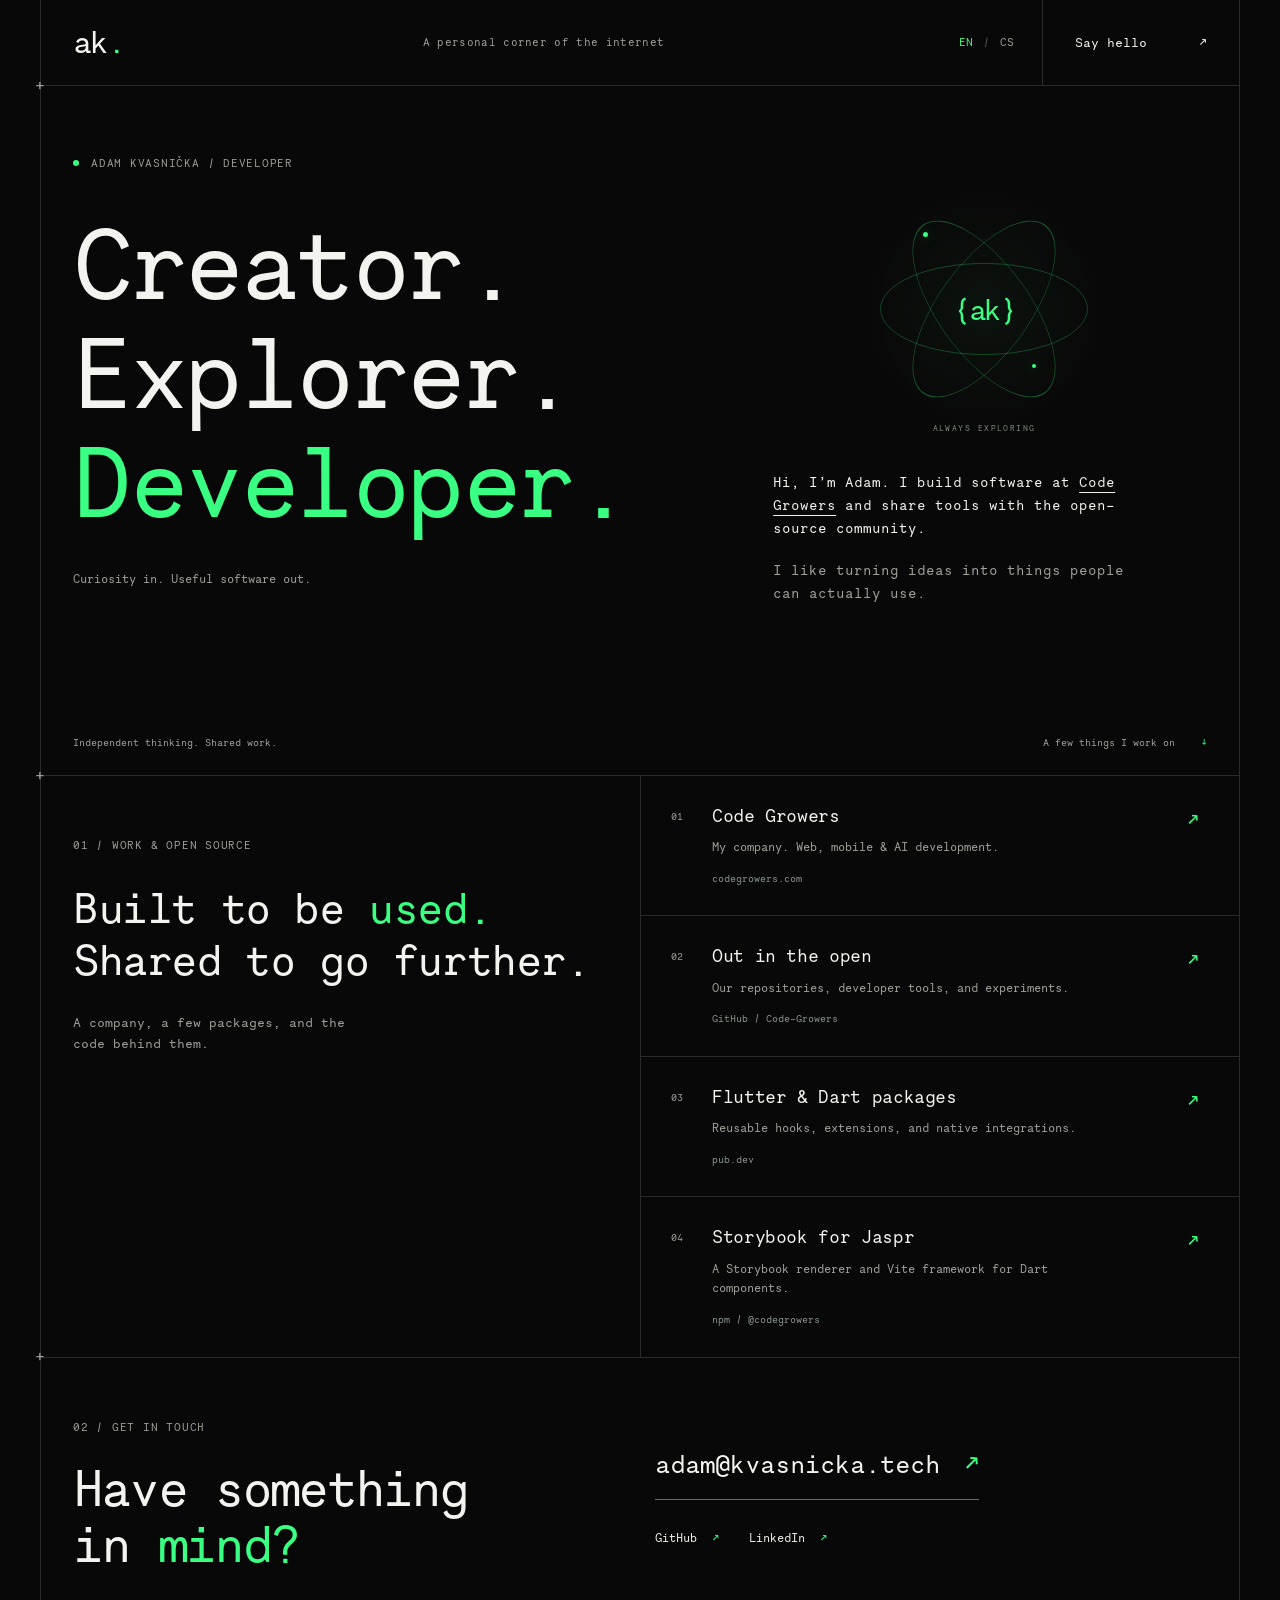
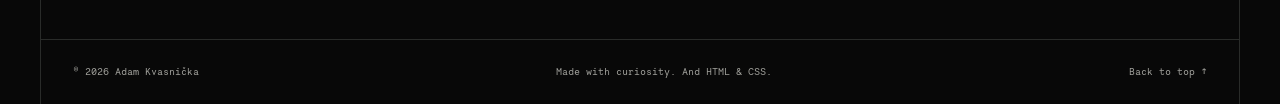
<file: index.html>
<!doctype html>
<html lang="en">
  <head>
    <meta charset="utf-8" />
    <meta name="viewport" content="width=device-width, initial-scale=1" />
    <meta name="theme-color" content="#080808" />
    <title>Adam Kvasnička — Creator, explorer, developer</title>
    <meta
      name="description"
      content="I'm Adam Kvasnička. I build software at Code Growers and share tools for developers. Explore my work and get in touch."
    />
    <link rel="canonical" href="https://kvasnicka.tech/" />
    <link rel="alternate" hreflang="en" href="https://kvasnicka.tech/en/" />
    <link rel="alternate" hreflang="cs" href="https://kvasnicka.tech/cs/" />
    <link rel="alternate" hreflang="x-default" href="https://kvasnicka.tech/" />
    <meta property="og:type" content="website" />
    <meta
      property="og:title"
      content="Adam Kvasnička — Creator, explorer, developer"
    />
    <meta
      property="og:description"
      content="Building software at Code Growers. Sharing tools with the open-source community."
    />
    <meta property="og:url" content="https://kvasnicka.tech/" />
    <link rel="icon" type="image/svg+xml" href="assets/favicon.svg" />
    <link
      rel="preload"
      href="assets/necto-mono.woff2"
      as="font"
      type="font/woff2"
      crossorigin
    />
    <link rel="stylesheet" href="styles.css" />
  </head>
  <body>
    <a class="skip-link" href="#main">Skip to content</a>
    <div class="frame">
      <header class="header">
        <a class="wordmark" href="./" aria-label="Adam Kvasnička home"
          >ak<span class="accent">.</span></a
        >
        <span class="header-note">A personal corner of the internet</span>
        <nav class="languages" aria-label="Language">
          <a href="en/" lang="en" hreflang="en" aria-current="page">EN</a
          ><span aria-hidden="true">/</span
          ><a href="cs/" lang="cs" hreflang="cs">CS</a>
        </nav>
        <a class="header-contact" href="mailto:adam@kvasnicka.tech"
          >Say hello <span aria-hidden="true">↗</span></a
        >
      </header>

      <main id="main">
        <section class="hero" aria-labelledby="intro">
          <div class="hero-heading">
            <p class="eyebrow">
              <span class="status-dot" aria-hidden="true"></span> Adam Kvasnička
              / Developer
            </p>
            <h1 id="intro">
              Creator.<br />Explorer.<br /><span class="accent"
                >Developer.</span
              >
            </h1>
            <p class="hero-caption">Curiosity in. Useful software out.</p>
          </div>
          <div class="hero-aside">
            <div class="orbit" aria-hidden="true">
              <span class="orbit-ring ring-one"></span
              ><span class="orbit-ring ring-two"></span
              ><span class="orbit-ring ring-three"></span
              ><span class="orbit-core">{ak}</span
              ><span class="orbit-label">ALWAYS EXPLORING</span>
            </div>
            <div class="intro-copy">
              <p>
                Hi, I’m Adam. I build software at
                <a class="inline-link" href="https://codegrowers.com/"
                  >Code Growers</a
                >
                and share tools with the open-source community.
              </p>
              <p>I like turning ideas into things people can actually use.</p>
            </div>
          </div>
          <div class="hero-bottom">
            <span>Independent thinking. Shared work.</span
            ><a href="#work"
              >A few things I work on <span aria-hidden="true">↓</span></a
            >
          </div>
        </section>

        <section class="work" id="work" aria-labelledby="work-heading">
          <div class="section-intro">
            <p class="eyebrow">01 / Work &amp; open source</p>
            <h2 id="work-heading">
              Built to be <span class="accent">used.</span><br />Shared to go
              further.
            </h2>
            <p>A company, a few packages, and the code behind them.</p>
          </div>
          <div class="work-links">
            <a class="project" href="https://codegrowers.com/"
              ><span class="project-number">01</span
              ><span
                ><h3>Code Growers</h3>
                <p>My company. Web, mobile &amp; AI development.</p>
                <span class="tag">codegrowers.com</span></span
              ><span class="arrow" aria-hidden="true">↗</span></a
            >
            <a class="project" href="https://github.com/Code-Growers"
              ><span class="project-number">02</span
              ><span
                ><h3>Out in the open</h3>
                <p>Our repositories, developer tools, and experiments.</p>
                <span class="tag">GitHub / Code-Growers</span></span
              ><span class="arrow" aria-hidden="true">↗</span></a
            >
            <a
              class="project"
              href="https://pub.dev/publishers/codegrowers.tech/packages"
              ><span class="project-number">03</span
              ><span
                ><h3>Flutter &amp; Dart packages</h3>
                <p>Reusable hooks, extensions, and native integrations.</p>
                <span class="tag">pub.dev</span></span
              ><span class="arrow" aria-hidden="true">↗</span></a
            >
            <a
              class="project"
              href="https://www.npmjs.com/package/@codegrowers/storybook-jaspr-vite"
              ><span class="project-number">04</span
              ><span
                ><h3>Storybook for Jaspr</h3>
                <p>
                  A Storybook renderer and Vite framework for Dart components.
                </p>
                <span class="tag">npm / @codegrowers</span></span
              ><span class="arrow" aria-hidden="true">↗</span></a
            >
          </div>
        </section>

        <section class="contact" aria-labelledby="contact-heading">
          <div>
            <p class="eyebrow">02 / Get in touch</p>
            <h2 id="contact-heading">
              Have something<br />in <span class="accent">mind?</span>
            </h2>
          </div>
          <div class="contact-links">
            <a class="email" href="mailto:adam@kvasnicka.tech"
              >adam@kvasnicka.tech <span aria-hidden="true">↗</span></a
            >
            <nav class="socials" aria-label="Find Adam online">
              <a href="https://github.com/NomiAdam"
                >GitHub <span aria-hidden="true">↗</span></a
              ><a
                href="https://www.linkedin.com/in/adam-kvasni%C4%8Dka-223717183/"
                >LinkedIn <span aria-hidden="true">↗</span></a
              >
            </nav>
          </div>
        </section>
      </main>
      <footer>
        <span>© 2026 Adam Kvasnička</span
        ><span>Made with curiosity. And HTML &amp; CSS.</span
        ><a href="#main">Back to top ↑</a>
      </footer>
    </div>
  </body>
</html>
</file>
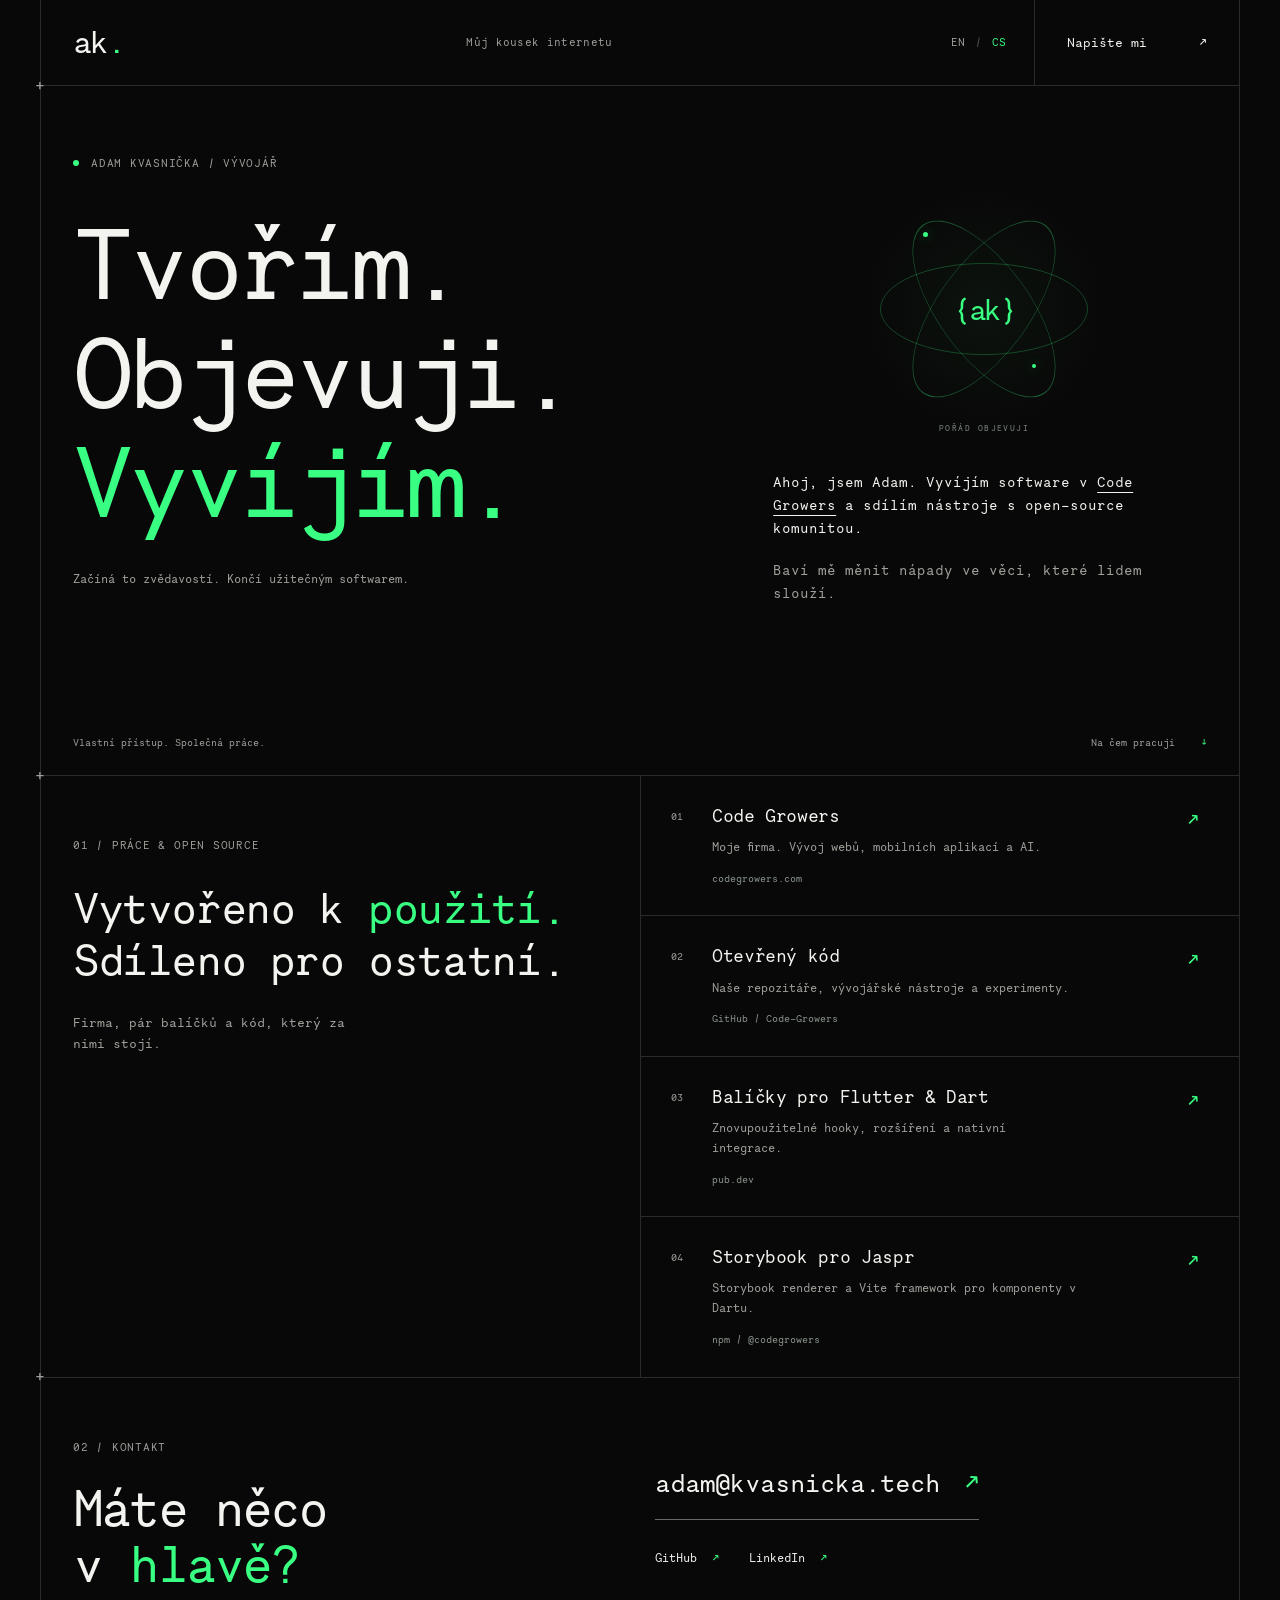
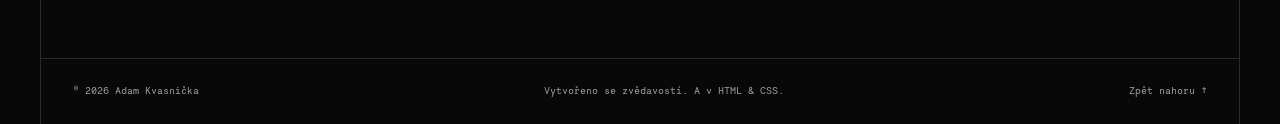
<file: cs/index.html>
<!doctype html>
<html lang="cs">
  <head>
    <meta charset="utf-8" />
    <meta name="viewport" content="width=device-width, initial-scale=1" />
    <meta name="theme-color" content="#080808" />
    <title>Adam Kvasnička — Tvořím, objevuji, vyvíjím</title>
    <meta
      name="description"
      content="Jsem Adam Kvasnička. V Code Growers vyvíjím software a sdílím nástroje pro vývojáře. Podívejte se na mou práci a ozvěte se."
    />
    <link rel="canonical" href="https://kvasnicka.tech/cs/" />
    <link rel="alternate" hreflang="en" href="https://kvasnicka.tech/en/" />
    <link rel="alternate" hreflang="cs" href="https://kvasnicka.tech/cs/" />
    <link rel="alternate" hreflang="x-default" href="https://kvasnicka.tech/" />
    <meta property="og:type" content="website" />
    <meta
      property="og:title"
      content="Adam Kvasnička — Tvořím, objevuji, vyvíjím"
    />
    <meta
      property="og:description"
      content="Vyvíjím software v Code Growers. Sdílím nástroje s open-source komunitou."
    />
    <meta property="og:url" content="https://kvasnicka.tech/cs/" />
    <link rel="icon" type="image/svg+xml" href="../assets/favicon.svg" />
    <link
      rel="preload"
      href="../assets/necto-mono.woff2"
      as="font"
      type="font/woff2"
      crossorigin
    />
    <link rel="stylesheet" href="../styles.css" />
  </head>
  <body>
    <a class="skip-link" href="#main">Přejít na obsah</a>
    <div class="frame">
      <header class="header">
        <a class="wordmark" href="../" aria-label="Adam Kvasnička — úvod"
          >ak<span class="accent">.</span></a
        >
        <span class="header-note">Můj kousek internetu</span>
        <nav class="languages" aria-label="Jazyk">
          <a href="../en/" lang="en" hreflang="en">EN</a
          ><span aria-hidden="true">/</span
          ><a href="../cs/" lang="cs" hreflang="cs" aria-current="page">CS</a>
        </nav>
        <a class="header-contact" href="mailto:adam@kvasnicka.tech"
          >Napište mi <span aria-hidden="true">↗</span></a
        >
      </header>

      <main id="main">
        <section class="hero" aria-labelledby="intro">
          <div class="hero-heading">
            <p class="eyebrow">
              <span class="status-dot" aria-hidden="true"></span> Adam Kvasnička
              / Vývojář
            </p>
            <h1 id="intro">
              Tvořím.<br />Objevuji.<br /><span class="accent">Vyvíjím.</span>
            </h1>
            <p class="hero-caption">
              Začíná to zvědavostí. Končí užitečným softwarem.
            </p>
          </div>
          <div class="hero-aside">
            <div class="orbit" aria-hidden="true">
              <span class="orbit-ring ring-one"></span
              ><span class="orbit-ring ring-two"></span
              ><span class="orbit-ring ring-three"></span
              ><span class="orbit-core">{ak}</span
              ><span class="orbit-label">POŘÁD OBJEVUJI</span>
            </div>
            <div class="intro-copy">
              <p>
                Ahoj, jsem Adam. Vyvíjím software v
                <a class="inline-link" href="https://codegrowers.com/"
                  >Code Growers</a
                >
                a sdílím nástroje s open-source komunitou.
              </p>
              <p>Baví mě měnit nápady ve věci, které lidem slouží.</p>
            </div>
          </div>
          <div class="hero-bottom">
            <span>Vlastní přístup. Společná práce.</span
            ><a href="#work"
              >Na čem pracuji <span aria-hidden="true">↓</span></a
            >
          </div>
        </section>

        <section class="work" id="work" aria-labelledby="work-heading">
          <div class="section-intro">
            <p class="eyebrow">01 / Práce &amp; open source</p>
            <h2 id="work-heading">
              Vytvořeno k <span class="accent">použití.</span><br />Sdíleno pro
              ostatní.
            </h2>
            <p>Firma, pár balíčků a kód, který za nimi stojí.</p>
          </div>
          <div class="work-links">
            <a class="project" href="https://codegrowers.com/"
              ><span class="project-number">01</span
              ><span
                ><h3>Code Growers</h3>
                <p>Moje firma. Vývoj webů, mobilních aplikací a AI.</p>
                <span class="tag">codegrowers.com</span></span
              ><span class="arrow" aria-hidden="true">↗</span></a
            >
            <a class="project" href="https://github.com/Code-Growers"
              ><span class="project-number">02</span
              ><span
                ><h3>Otevřený kód</h3>
                <p>Naše repozitáře, vývojářské nástroje a experimenty.</p>
                <span class="tag">GitHub / Code-Growers</span></span
              ><span class="arrow" aria-hidden="true">↗</span></a
            >
            <a
              class="project"
              href="https://pub.dev/publishers/codegrowers.tech/packages"
              ><span class="project-number">03</span
              ><span
                ><h3>Balíčky pro Flutter &amp; Dart</h3>
                <p>Znovupoužitelné hooky, rozšíření a nativní integrace.</p>
                <span class="tag">pub.dev</span></span
              ><span class="arrow" aria-hidden="true">↗</span></a
            >
            <a
              class="project"
              href="https://www.npmjs.com/package/@codegrowers/storybook-jaspr-vite"
              ><span class="project-number">04</span
              ><span
                ><h3>Storybook pro Jaspr</h3>
                <p>
                  Storybook renderer a Vite framework pro komponenty v Dartu.
                </p>
                <span class="tag">npm / @codegrowers</span></span
              ><span class="arrow" aria-hidden="true">↗</span></a
            >
          </div>
        </section>

        <section class="contact" aria-labelledby="contact-heading">
          <div>
            <p class="eyebrow">02 / Kontakt</p>
            <h2 id="contact-heading">
              Máte něco<br />v <span class="accent">hlavě?</span>
            </h2>
          </div>
          <div class="contact-links">
            <a class="email" href="mailto:adam@kvasnicka.tech"
              >adam@kvasnicka.tech <span aria-hidden="true">↗</span></a
            >
            <nav class="socials" aria-label="Adam na sítích">
              <a href="https://github.com/NomiAdam"
                >GitHub <span aria-hidden="true">↗</span></a
              ><a
                href="https://www.linkedin.com/in/adam-kvasni%C4%8Dka-223717183/"
                >LinkedIn <span aria-hidden="true">↗</span></a
              >
            </nav>
          </div>
        </section>
      </main>
      <footer>
        <span>© 2026 Adam Kvasnička</span
        ><span>Vytvořeno se zvědavostí. A v HTML &amp; CSS.</span
        ><a href="#main">Zpět nahoru ↑</a>
      </footer>
    </div>
  </body>
</html>
</file>
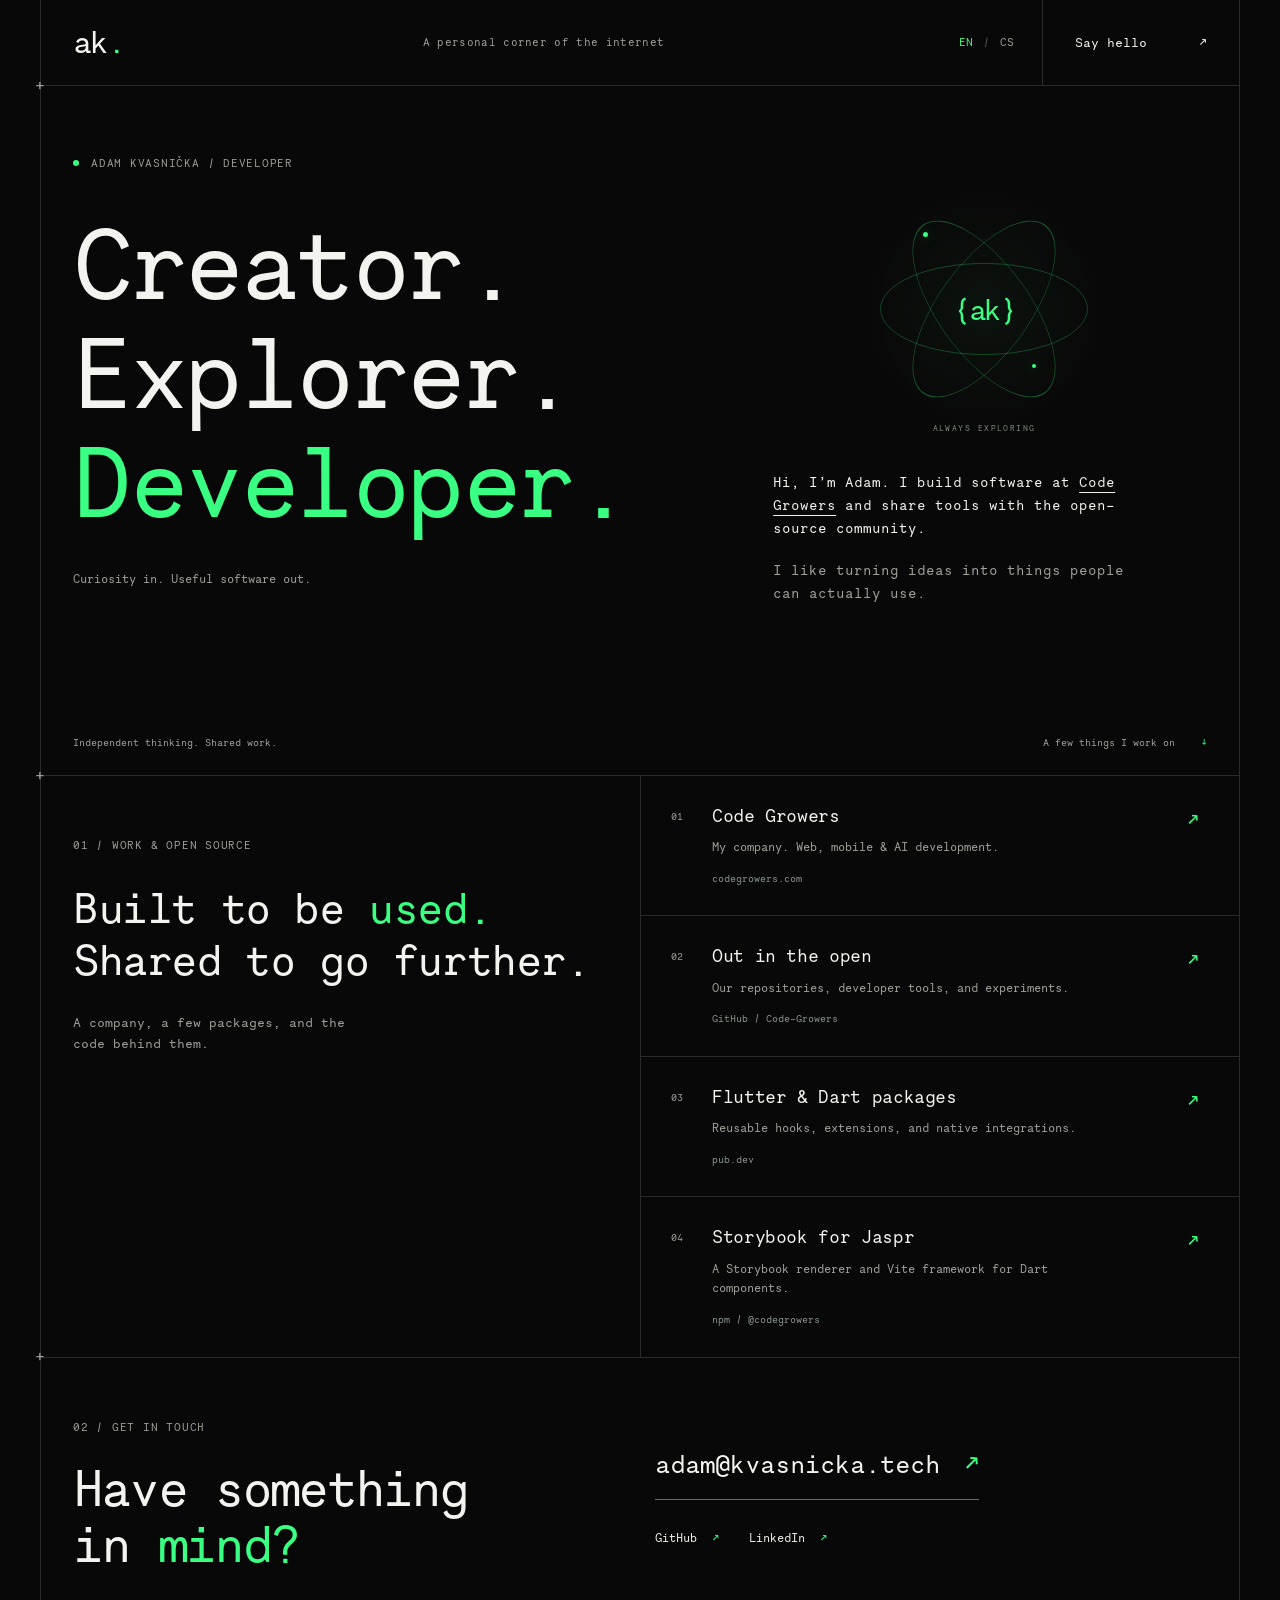
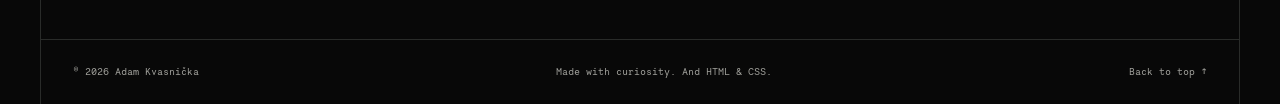
<file: en/index.html>
<!doctype html>
<html lang="en">
  <head>
    <meta charset="utf-8" />
    <meta name="viewport" content="width=device-width, initial-scale=1" />
    <meta name="theme-color" content="#080808" />
    <title>Adam Kvasnička — Creator, explorer, developer</title>
    <meta
      name="description"
      content="I'm Adam Kvasnička. I build software at Code Growers and share tools for developers. Explore my work and get in touch."
    />
    <link rel="canonical" href="https://kvasnicka.tech/en/" />
    <link rel="alternate" hreflang="en" href="https://kvasnicka.tech/en/" />
    <link rel="alternate" hreflang="cs" href="https://kvasnicka.tech/cs/" />
    <link rel="alternate" hreflang="x-default" href="https://kvasnicka.tech/" />
    <meta property="og:type" content="website" />
    <meta
      property="og:title"
      content="Adam Kvasnička — Creator, explorer, developer"
    />
    <meta
      property="og:description"
      content="Building software at Code Growers. Sharing tools with the open-source community."
    />
    <meta property="og:url" content="https://kvasnicka.tech/en/" />
    <link rel="icon" type="image/svg+xml" href="../assets/favicon.svg" />
    <link
      rel="preload"
      href="../assets/necto-mono.woff2"
      as="font"
      type="font/woff2"
      crossorigin
    />
    <link rel="stylesheet" href="../styles.css" />
  </head>
  <body>
    <a class="skip-link" href="#main">Skip to content</a>
    <div class="frame">
      <header class="header">
        <a class="wordmark" href="../" aria-label="Adam Kvasnička home"
          >ak<span class="accent">.</span></a
        >
        <span class="header-note">A personal corner of the internet</span>
        <nav class="languages" aria-label="Language">
          <a href="../en/" lang="en" hreflang="en" aria-current="page">EN</a
          ><span aria-hidden="true">/</span
          ><a href="../cs/" lang="cs" hreflang="cs">CS</a>
        </nav>
        <a class="header-contact" href="mailto:adam@kvasnicka.tech"
          >Say hello <span aria-hidden="true">↗</span></a
        >
      </header>

      <main id="main">
        <section class="hero" aria-labelledby="intro">
          <div class="hero-heading">
            <p class="eyebrow">
              <span class="status-dot" aria-hidden="true"></span> Adam Kvasnička
              / Developer
            </p>
            <h1 id="intro">
              Creator.<br />Explorer.<br /><span class="accent"
                >Developer.</span
              >
            </h1>
            <p class="hero-caption">Curiosity in. Useful software out.</p>
          </div>
          <div class="hero-aside">
            <div class="orbit" aria-hidden="true">
              <span class="orbit-ring ring-one"></span
              ><span class="orbit-ring ring-two"></span
              ><span class="orbit-ring ring-three"></span
              ><span class="orbit-core">{ak}</span
              ><span class="orbit-label">ALWAYS EXPLORING</span>
            </div>
            <div class="intro-copy">
              <p>
                Hi, I’m Adam. I build software at
                <a class="inline-link" href="https://codegrowers.com/"
                  >Code Growers</a
                >
                and share tools with the open-source community.
              </p>
              <p>I like turning ideas into things people can actually use.</p>
            </div>
          </div>
          <div class="hero-bottom">
            <span>Independent thinking. Shared work.</span
            ><a href="#work"
              >A few things I work on <span aria-hidden="true">↓</span></a
            >
          </div>
        </section>

        <section class="work" id="work" aria-labelledby="work-heading">
          <div class="section-intro">
            <p class="eyebrow">01 / Work &amp; open source</p>
            <h2 id="work-heading">
              Built to be <span class="accent">used.</span><br />Shared to go
              further.
            </h2>
            <p>A company, a few packages, and the code behind them.</p>
          </div>
          <div class="work-links">
            <a class="project" href="https://codegrowers.com/"
              ><span class="project-number">01</span
              ><span
                ><h3>Code Growers</h3>
                <p>My company. Web, mobile &amp; AI development.</p>
                <span class="tag">codegrowers.com</span></span
              ><span class="arrow" aria-hidden="true">↗</span></a
            >
            <a class="project" href="https://github.com/Code-Growers"
              ><span class="project-number">02</span
              ><span
                ><h3>Out in the open</h3>
                <p>Our repositories, developer tools, and experiments.</p>
                <span class="tag">GitHub / Code-Growers</span></span
              ><span class="arrow" aria-hidden="true">↗</span></a
            >
            <a
              class="project"
              href="https://pub.dev/publishers/codegrowers.tech/packages"
              ><span class="project-number">03</span
              ><span
                ><h3>Flutter &amp; Dart packages</h3>
                <p>Reusable hooks, extensions, and native integrations.</p>
                <span class="tag">pub.dev</span></span
              ><span class="arrow" aria-hidden="true">↗</span></a
            >
            <a
              class="project"
              href="https://www.npmjs.com/package/@codegrowers/storybook-jaspr-vite"
              ><span class="project-number">04</span
              ><span
                ><h3>Storybook for Jaspr</h3>
                <p>
                  A Storybook renderer and Vite framework for Dart components.
                </p>
                <span class="tag">npm / @codegrowers</span></span
              ><span class="arrow" aria-hidden="true">↗</span></a
            >
          </div>
        </section>

        <section class="contact" aria-labelledby="contact-heading">
          <div>
            <p class="eyebrow">02 / Get in touch</p>
            <h2 id="contact-heading">
              Have something<br />in <span class="accent">mind?</span>
            </h2>
          </div>
          <div class="contact-links">
            <a class="email" href="mailto:adam@kvasnicka.tech"
              >adam@kvasnicka.tech <span aria-hidden="true">↗</span></a
            >
            <nav class="socials" aria-label="Find Adam online">
              <a href="https://github.com/NomiAdam"
                >GitHub <span aria-hidden="true">↗</span></a
              ><a
                href="https://www.linkedin.com/in/adam-kvasni%C4%8Dka-223717183/"
                >LinkedIn <span aria-hidden="true">↗</span></a
              >
            </nav>
          </div>
        </section>
      </main>
      <footer>
        <span>© 2026 Adam Kvasnička</span
        ><span>Made with curiosity. And HTML &amp; CSS.</span
        ><a href="#main">Back to top ↑</a>
      </footer>
    </div>
  </body>
</html>
</file>
<file: styles.css>
@font-face {
  font-family: "Necto Mono";
  src: url("assets/necto-mono.woff2") format("woff2");
  font-weight: 400;
  font-style: normal;
  font-display: swap;
}
:root {
  color-scheme: dark;
  --bg: #080808;
  --text: #f3f3ef;
  --muted: #a0a09b;
  --line: #292b29;
  --green: #39ff82;
  font-family: "Necto Mono", "Courier New", monospace;
  color: var(--text);
  background: var(--bg);
  font-synthesis: none;
  scroll-behavior: smooth;
  scroll-padding-top: 24px;
}
* {
  box-sizing: border-box;
}
body {
  margin: 0;
  font-size: 15px;
  line-height: 1.65;
}
::selection {
  background: var(--green);
  color: var(--bg);
}
a {
  color: inherit;
  text-decoration: none;
  transition:
    color 0.2s,
    background 0.2s;
}
a:hover {
  color: var(--green);
}
a:focus-visible {
  outline: 2px solid var(--green);
  outline-offset: 6px;
}
h1,
h2,
h3,
p {
  margin: 0;
}
h1,
h2,
h3 {
  font-weight: 400;
}
h1,
h2 {
  letter-spacing: -0.055em;
  line-height: 1.1;
}
.accent {
  color: var(--green);
}
.frame {
  max-width: 1520px;
  margin: 0 40px;
  border-inline: 1px solid var(--line);
}
.header {
  height: 86px;
  display: flex;
  align-items: center;
  justify-content: space-between;
  border-bottom: 1px solid var(--line);
  position: relative;
}
.header:after,
.hero:after,
.work:after {
  content: "+";
  position: absolute;
  bottom: -12px;
  left: -6px;
  color: var(--muted);
  font-size: 16px;
  z-index: 1;
}
.wordmark {
  font-size: 32px;
  letter-spacing: -3px;
  padding-inline: 32px;
}
.header-note {
  font-size: 11px;
  color: var(--muted);
  letter-spacing: 0.03em;
}
.header-contact {
  height: 100%;
  padding: 0 32px;
  border-left: 1px solid var(--line);
  display: flex;
  align-items: center;
  gap: 52px;
  font-size: 13px;
}
.header-contact:hover {
  background: var(--green);
  color: var(--bg);
}
.eyebrow {
  font-size: 11px;
  letter-spacing: 0.07em;
  text-transform: uppercase;
  color: var(--muted);
}
.hero {
  position: relative;
  display: grid;
  grid-template-columns: 1.35fr 1fr;
  min-height: 690px;
  padding-bottom: 85px;
  border-bottom: 1px solid var(--line);
  background: linear-gradient(
    90deg,
    transparent calc(50% - 0.5px),
    #171a17 50%,
    transparent calc(50% + 0.5px)
  );
}
.hero-heading {
  padding: 68px 32px 32px;
  z-index: 1;
}
.hero-heading .eyebrow {
  display: flex;
  gap: 12px;
  align-items: center;
}
.status-dot {
  width: 6px;
  height: 6px;
  border-radius: 50%;
  background: var(--green);
}
h1 {
  font-size: clamp(60px, 7.8vw, 118px);
  margin-top: 38px;
  line-height: 1.09;
}
.hero-caption {
  margin-top: 32px;
  font-size: 12px;
  color: var(--muted);
}
.hero-aside {
  display: flex;
  flex-direction: column;
  justify-content: center;
  padding: 36px 44px 24px;
  min-width: 0;
}
.intro-copy {
  max-width: 370px;
  font-size: 14px;
}
.intro-copy p + p {
  margin-top: 18px;
  color: var(--muted);
}
.inline-link {
  text-decoration: underline;
  text-underline-offset: 5px;
}
.orbit {
  width: 252px;
  height: 252px;
  position: relative;
  align-self: center;
  margin: 0 0 36px;
  display: grid;
  place-items: center;
  background: radial-gradient(ellipse, #152a1a55, transparent 68%);
}
.orbit-ring {
  position: absolute;
  width: 208px;
  height: 208px;
  border: 1px solid #39ff8255;
  border-radius: 50%;
}
.ring-one {
  transform: rotate(-36deg) scaleX(0.44);
}
.ring-two {
  transform: rotate(36deg) scaleX(0.44);
}
.ring-three {
  transform: rotate(90deg) scaleX(0.44);
}
.orbit:before,
.orbit:after {
  content: "";
  position: absolute;
  background: var(--green);
  width: 5px;
  height: 5px;
  border-radius: 50%;
  top: 49px;
  left: 65px;
  box-shadow: 0 0 12px #39ff8277;
}
.orbit:after {
  top: 181px;
  left: 174px;
  width: 4px;
  height: 4px;
}
.orbit-core {
  font-size: 30px;
  color: var(--green);
  letter-spacing: -3px;
}
.orbit-label {
  position: absolute;
  bottom: 0;
  color: #848d85;
  font-size: 8px;
  letter-spacing: 0.18em;
}
.hero-bottom {
  position: absolute;
  bottom: 0;
  left: 0;
  right: 0;
  display: flex;
  justify-content: space-between;
  padding: 24px 32px;
  font-size: 10px;
  color: var(--muted);
}
.hero-bottom a {
  display: flex;
  gap: 26px;
}
.hero-bottom a span {
  color: var(--green);
}
.work {
  display: grid;
  grid-template-columns: 1fr 1fr;
  border-bottom: 1px solid var(--line);
  position: relative;
}
.section-intro {
  padding: 60px 32px;
}
.section-intro h2 {
  margin-top: 28px;
  font-size: clamp(30px, 3.4vw, 50px);
  line-height: 1.2;
}
.section-intro > p:last-child {
  max-width: 300px;
  margin-top: 25px;
  color: var(--muted);
  font-size: 13px;
}
.work-links {
  border-left: 1px solid var(--line);
}
.project {
  display: grid;
  grid-template-columns: 25px 1fr 22px;
  gap: 16px;
  padding: 28px 30px;
  border-bottom: 1px solid var(--line);
}
.project:last-child {
  border-bottom: 0;
}
.project:hover {
  background: #101811;
}
.project-number {
  font-size: 10px;
  color: var(--muted);
  padding-top: 5px;
}
.project h3 {
  font-size: 18px;
  line-height: 1.4;
  letter-spacing: -0.02em;
}
.project p {
  font-size: 12px;
  color: var(--muted);
  margin-top: 8px;
  max-width: 365px;
}
.tag {
  font-size: 10px;
  color: #8a958c;
  display: block;
  margin-top: 14px;
}
.arrow {
  color: var(--green);
  font-size: 20px;
  transition: transform 0.2s;
}
.project:hover .arrow {
  transform: translate(3px, -3px);
}
.contact {
  display: grid;
  grid-template-columns: 1fr 1fr;
  gap: 30px;
  padding: 60px 32px 66px;
  border-bottom: 1px solid var(--line);
}
.contact h2 {
  font-size: clamp(35px, 4vw, 58px);
  margin-top: 24px;
}
.contact-links {
  display: flex;
  flex-direction: column;
  justify-content: center;
  align-items: flex-start;
}
.email {
  font-size: clamp(16px, 2vw, 26px);
  border-bottom: 1px solid #646b64;
  padding-bottom: 14px;
  letter-spacing: -0.04em;
  display: flex;
  gap: 24px;
}
.email span {
  color: var(--green);
}
.socials {
  display: flex;
  gap: 30px;
  margin-top: 28px;
  font-size: 12px;
}
.socials span {
  color: var(--green);
  margin-left: 8px;
}
footer {
  padding: 24px 32px;
  display: flex;
  justify-content: space-between;
  gap: 20px;
  font-size: 10px;
  color: var(--muted);
}
.skip-link {
  position: fixed;
  top: 10px;
  left: 10px;
  padding: 10px 20px;
  background: var(--green);
  color: var(--bg);
  z-index: 10;
  transform: translateY(-160%);
}
.skip-link:focus {
  transform: translateY(0);
}
.languages {
  display: flex;
  align-items: center;
  gap: 10px;
  margin-left: auto;
  padding: 0 28px;
  height: 100%;
  font-size: 11px;
  color: var(--muted);
}
.languages a[aria-current="page"] {
  color: var(--green);
}
.header-note {
  margin-left: auto;
}
.languages span {
  color: #545854;
}
@media (min-width: 1600px) {
  .frame {
    margin-inline: auto;
  }
}
@media (max-width: 1000px) {
  .frame {
    margin-inline: 24px;
  }
  .header-note {
    display: none;
  }
  .hero-heading {
    padding-top: 52px;
  }
  .hero-aside {
    padding-inline: 28px;
  }
  .hero {
    min-height: 620px;
  }
  h1 {
    font-size: clamp(60px, 8vw, 90px);
  }
  .orbit {
    width: 210px;
    height: 220px;
    margin-bottom: 20px;
  }
  .orbit-ring {
    width: 180px;
    height: 180px;
  }
  .orbit:before {
    top: 43px;
    left: 52px;
  }
  .orbit:after {
    top: 157px;
    left: 145px;
  }
  .project {
    padding-inline: 24px;
    gap: 12px;
  }
  .email {
    gap: 12px;
  }
  footer {
    flex-wrap: wrap;
  }
}
@media (max-width: 680px) {
  .frame {
    margin-inline: 16px;
  }
  .header {
    height: 72px;
  }
  .wordmark {
    padding-inline: 20px;
  }
  .header-contact {
    padding-inline: 20px;
    gap: 30px;
    font-size: 12px;
  }
  .hero {
    grid-template-columns: 1fr;
    min-height: auto;
    background: none;
    padding-bottom: 74px;
  }
  .hero-heading {
    padding: 42px 20px 0;
  }
  .hero-heading .eyebrow {
    font-size: 9px;
  }
  h1 {
    font-size: clamp(52px, 12vw, 80px);
    margin-top: 28px;
  }
  .hero-caption {
    font-size: 10px;
    margin-top: 23px;
  }
  .hero-aside {
    padding: 30px 20px 28px;
    display: block;
  }
  .orbit {
    display: none;
  }
  .intro-copy {
    font-size: 13px;
    max-width: 400px;
  }
  .hero-bottom {
    padding: 21px 20px;
    font-size: 10px;
  }
  .hero-bottom > span {
    display: none;
  }
  .work {
    grid-template-columns: 1fr;
  }
  .section-intro {
    padding: 40px 20px 32px;
  }
  .section-intro h2 {
    font-size: 34px;
    margin-top: 20px;
  }
  .section-intro > p:last-child {
    max-width: 100%;
    margin-top: 18px;
  }
  .work-links {
    border-left: 0;
    border-top: 1px solid var(--line);
  }
  .project {
    padding: 25px 20px;
    grid-template-columns: 20px 1fr 16px;
    gap: 10px;
  }
  .project h3 {
    font-size: 16px;
  }
  .project p {
    font-size: 11px;
  }
  .contact {
    grid-template-columns: 1fr;
    padding: 40px 20px;
    gap: 30px;
  }
  .contact h2 {
    font-size: 40px;
    margin-top: 20px;
  }
  .email {
    font-size: clamp(14px, 4.3vw, 24px);
    gap: 12px;
  }
  .socials {
    margin-top: 24px;
  }
  footer {
    padding: 22px 20px;
    font-size: 9px;
    gap: 14px;
  }
  footer > span:nth-child(2) {
    order: 3;
    flex-basis: 100%;
  }
  footer > a {
    margin-left: auto;
  }
}
@media (prefers-reduced-motion: reduce) {
  :root {
    scroll-behavior: auto;
  }
  a,
  .arrow {
    transition: none;
  }
}
@media (max-width: 680px) {
  .languages {
    padding-inline: 16px;
    gap: 8px;
  }
  .header-contact {
    gap: 14px;
  }
  .hero-caption {
    max-width: 280px;
  }
  .email {
    overflow-wrap: anywhere;
  }
}
</file>
